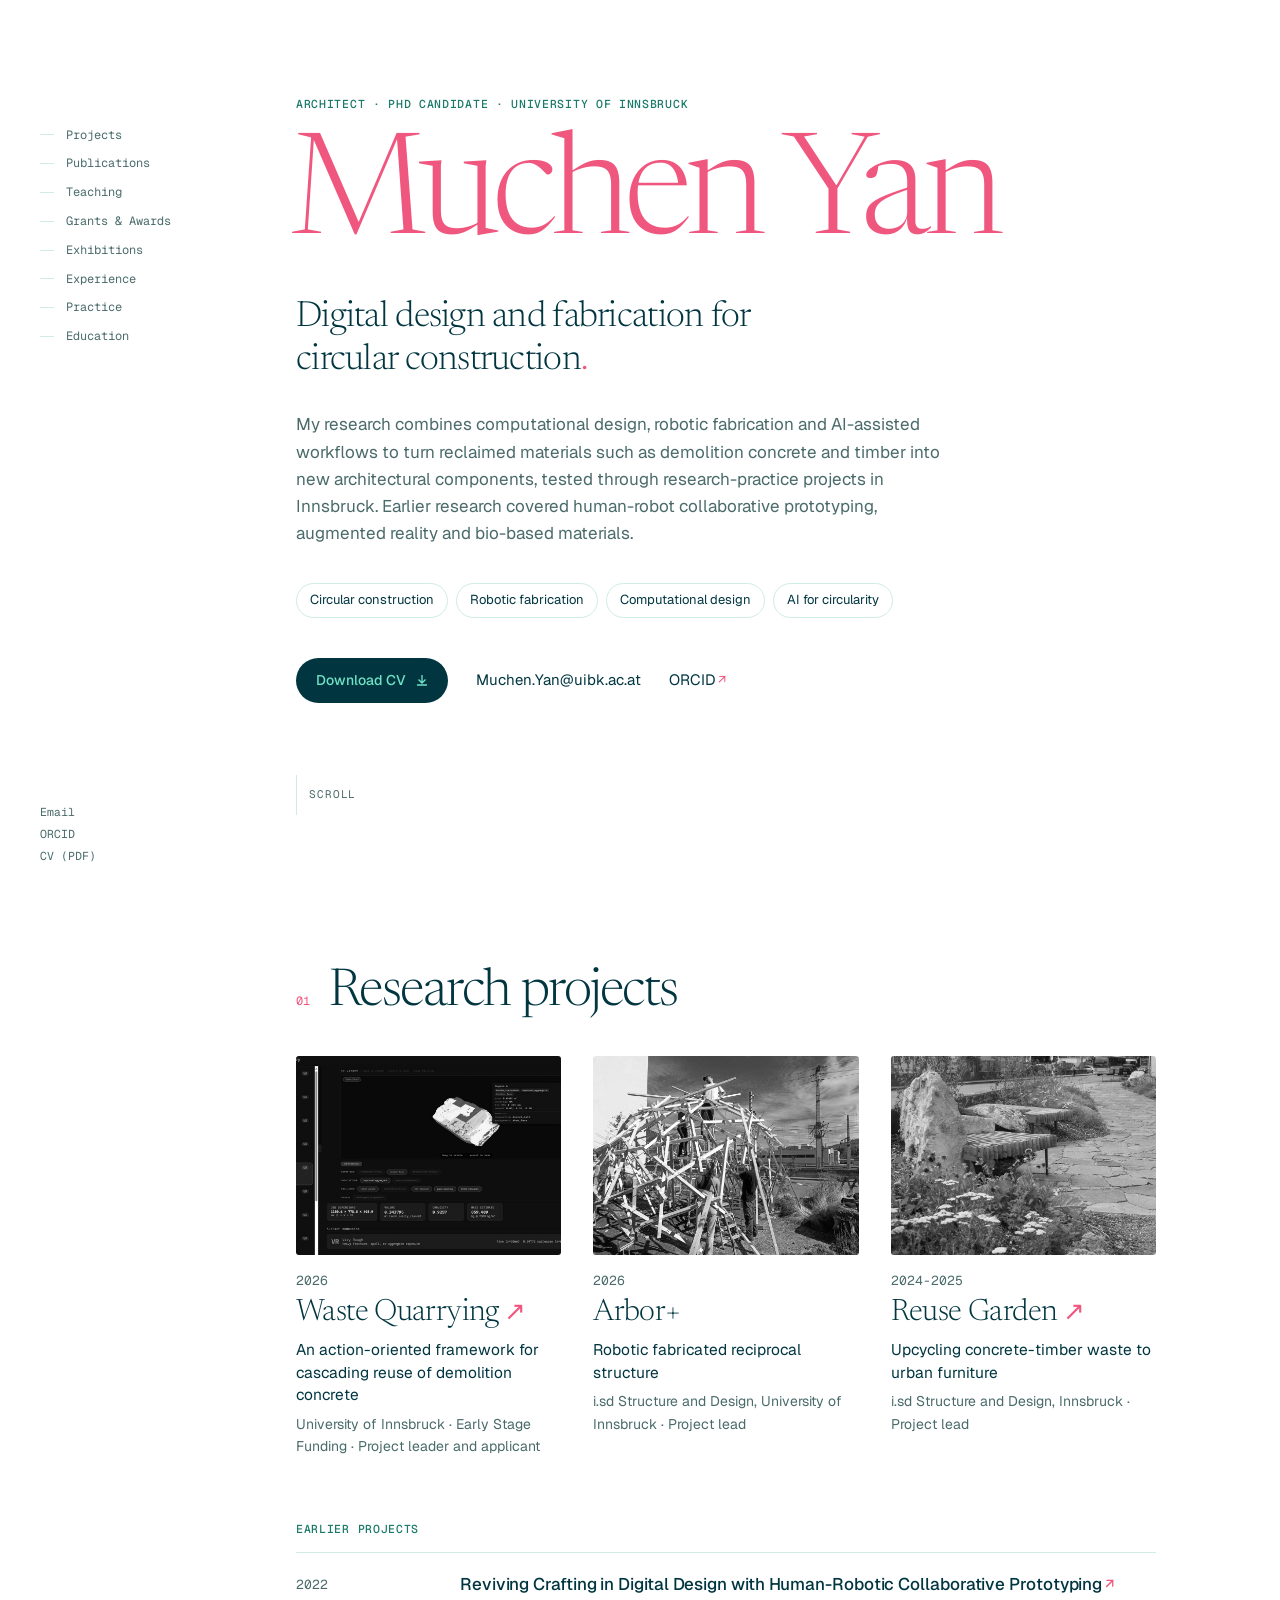
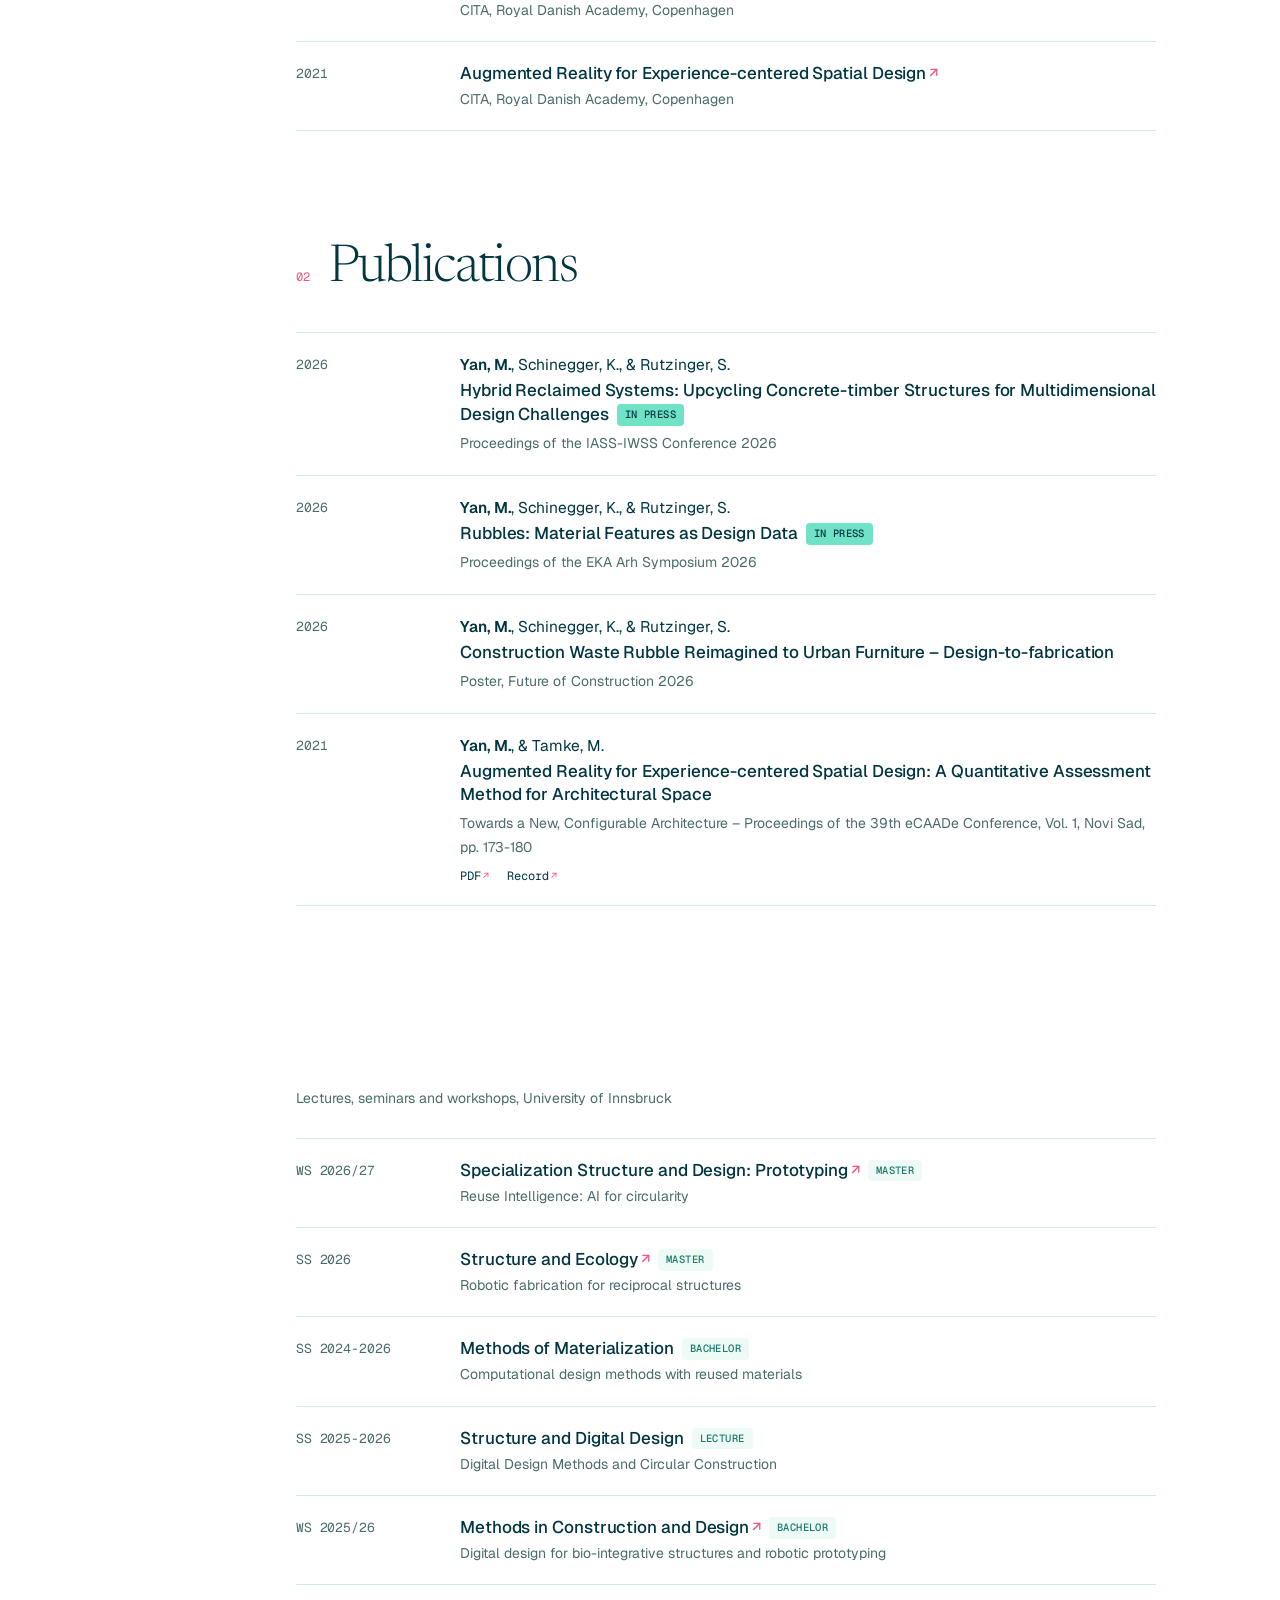
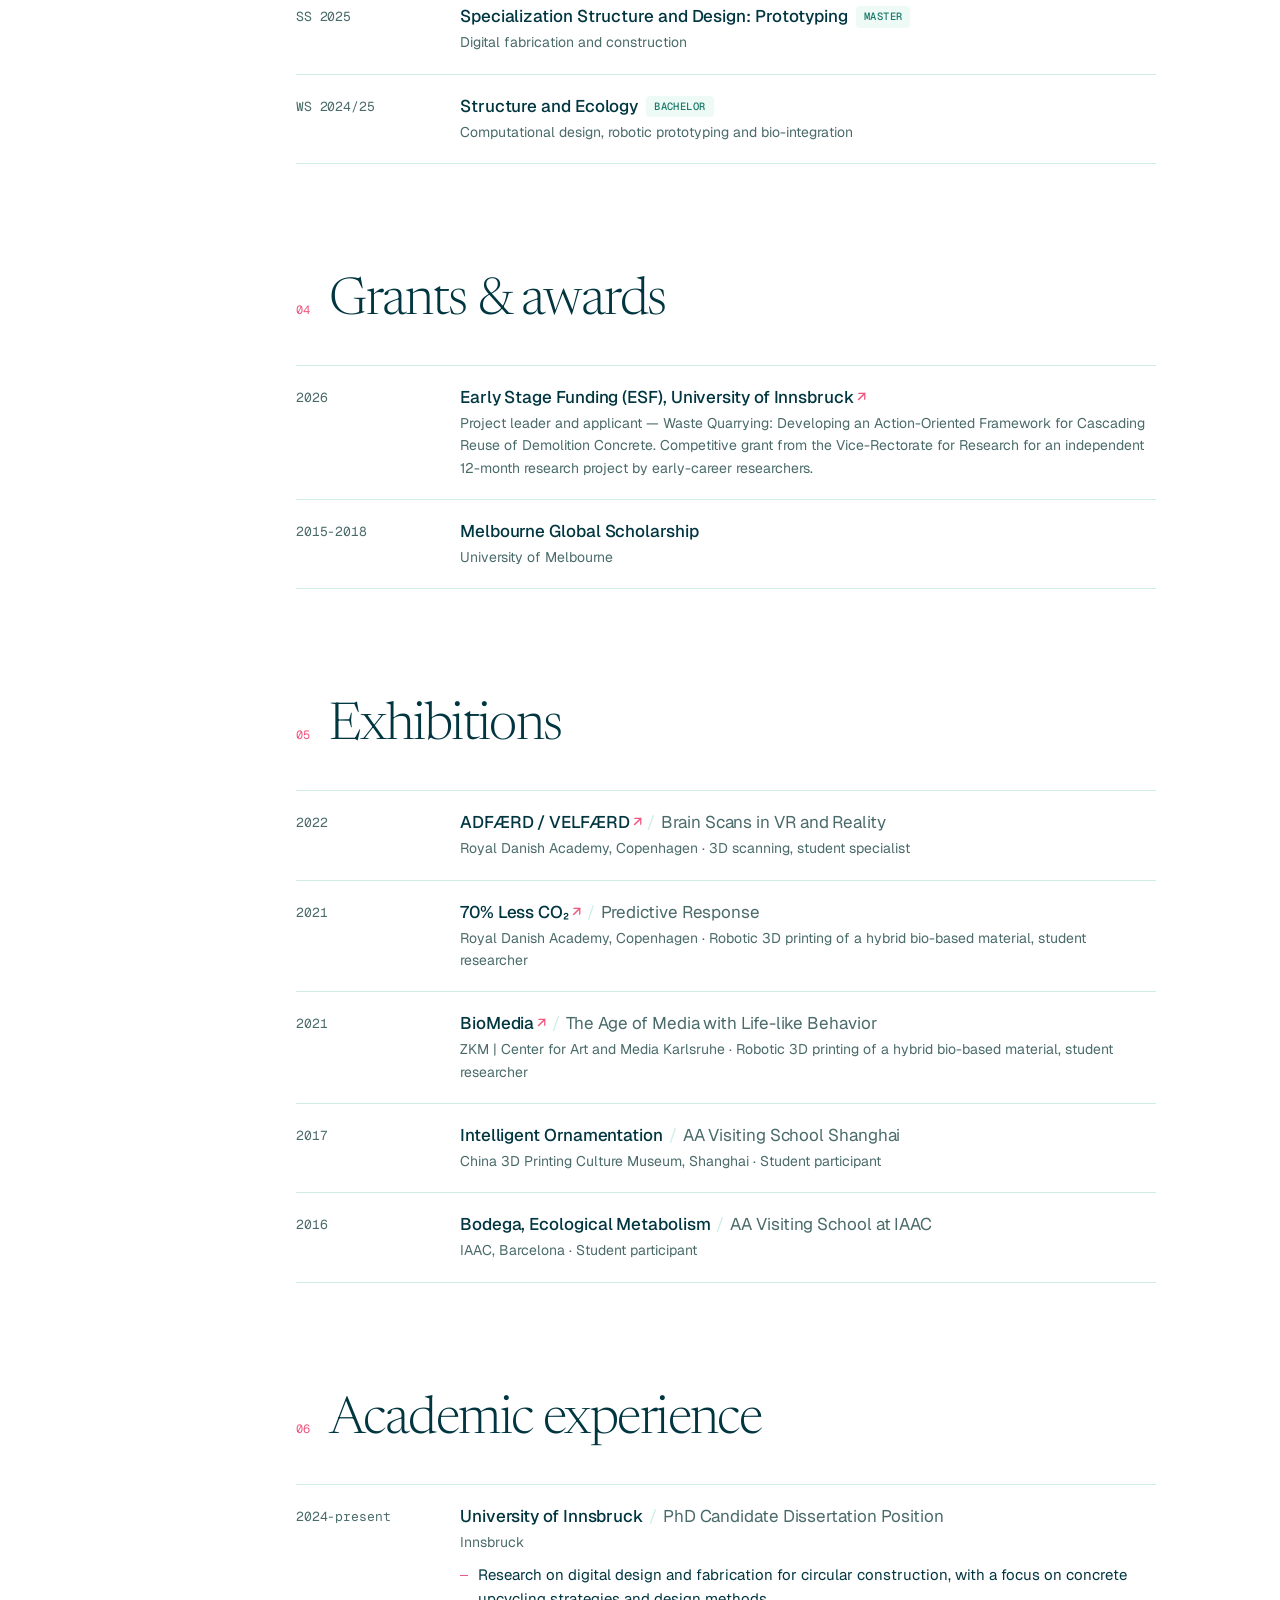
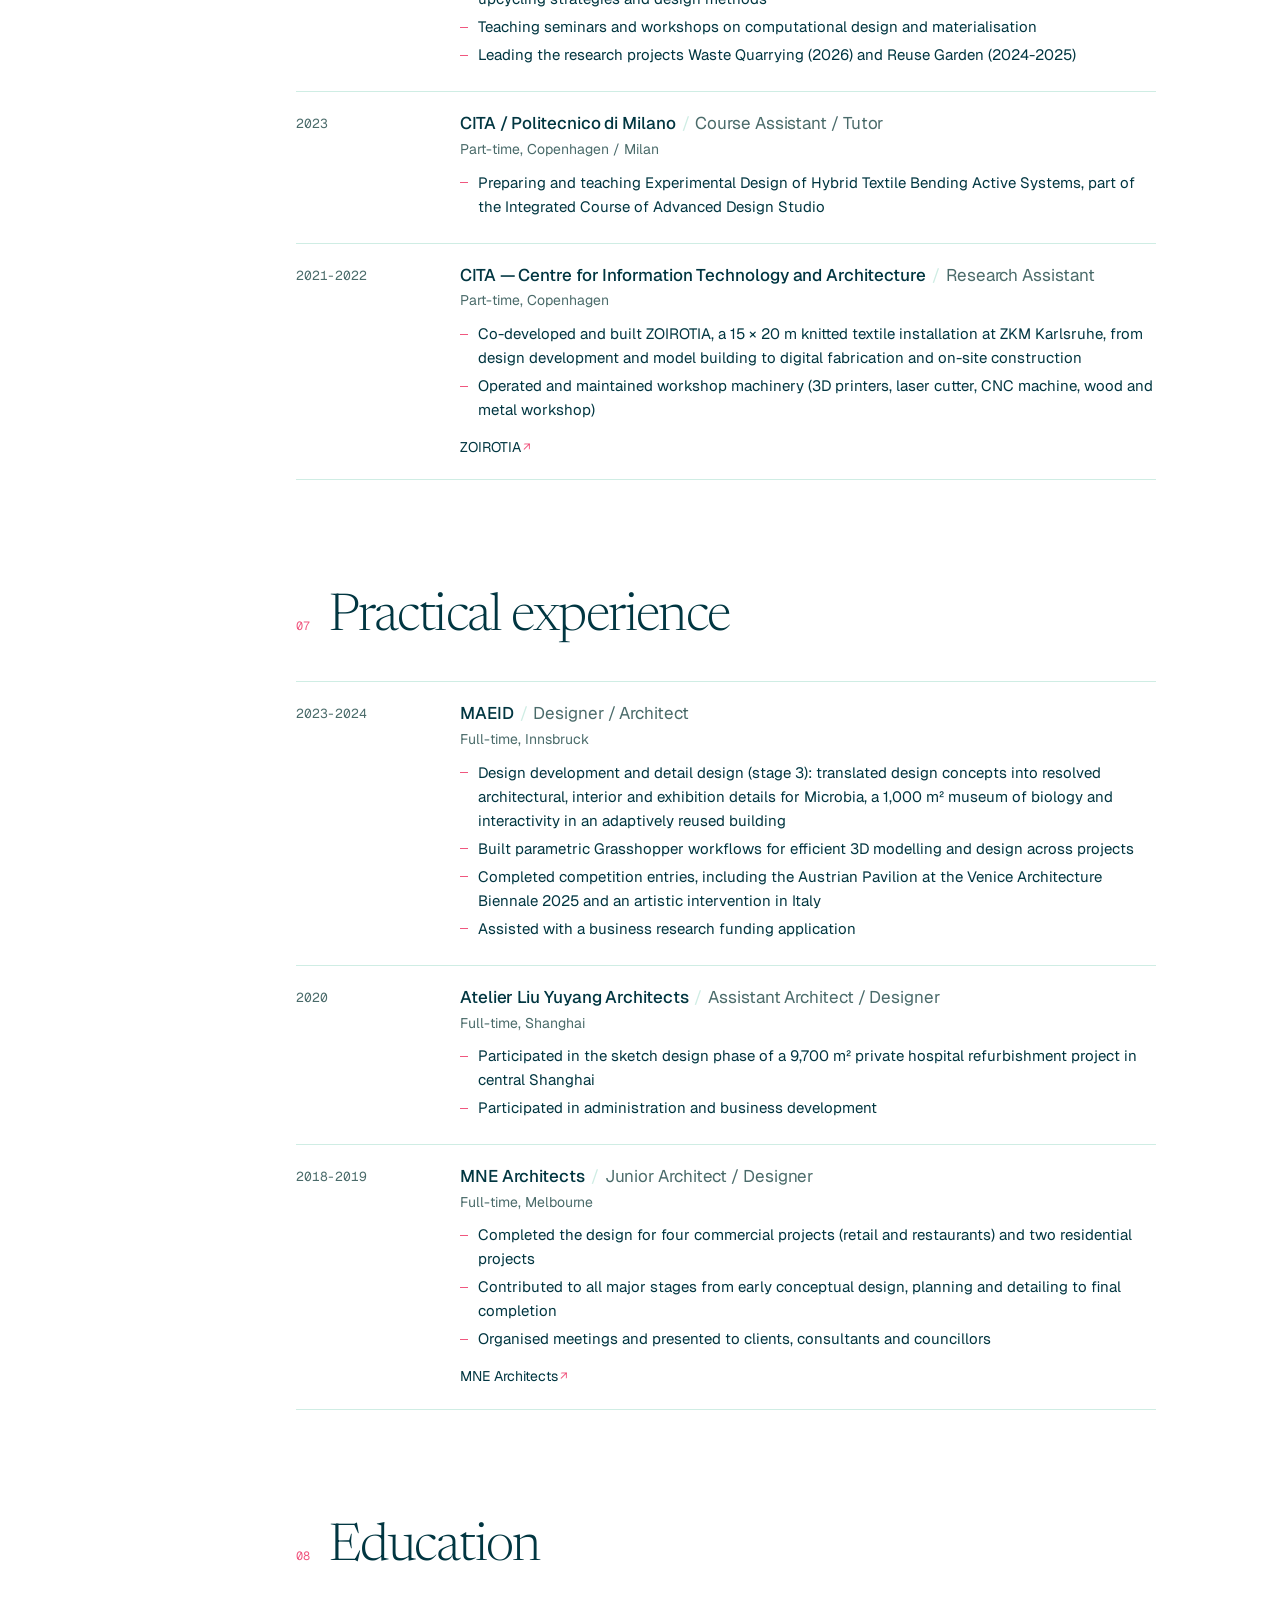
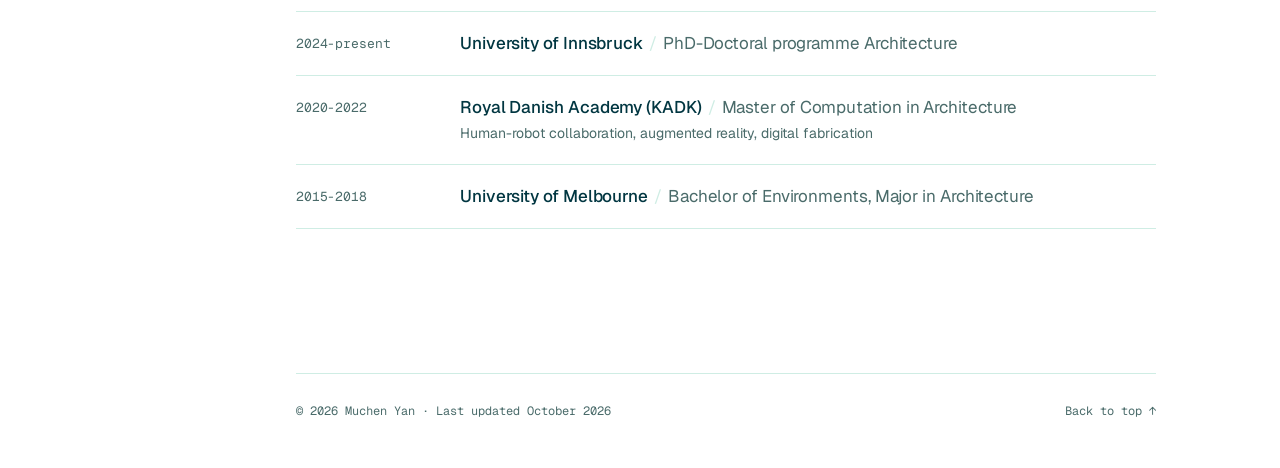
<file: index.html>
<!doctype html>
<html lang="en">
<head>
  <meta charset="utf-8">
  <meta name="viewport" content="width=device-width, initial-scale=1">
  <title>Muchen Yan — Architect &amp; Researcher</title>
  <meta name="description" content="Muchen Yan — architect and PhD candidate at the University of Innsbruck, researching digital design and fabrication for circular construction.">
  <meta property="og:title" content="Muchen Yan — Architect & Researcher">
  <meta property="og:description" content="Digital design and fabrication for circular construction.">
  <meta name="theme-color" content="#FFFFFF">
  <link rel="icon" href="data:image/svg+xml,%3Csvg xmlns='http://www.w3.org/2000/svg' viewBox='0 0 32 32'%3E%3Crect width='32' height='32' rx='6' fill='%23013641'/%3E%3Ctext x='15' y='22' font-family='Georgia' font-size='16' fill='%2370E2C6' text-anchor='middle'%3EMY%3C/text%3E%3Ccircle cx='26' cy='21' r='2' fill='%23F0577F'/%3E%3C/svg%3E">
  <link rel="preconnect" href="https://fonts.googleapis.com">
  <link rel="preconnect" href="https://fonts.gstatic.com" crossorigin>
  <link href="https://fonts.googleapis.com/css2?family=Geist:wght@300..700&family=Geist+Mono:wght@400..600&family=Newsreader:ital,opsz,wght@0,6..72,200..600;1,6..72,300..400&display=swap" rel="stylesheet">
  <link rel="stylesheet" href="style.css">
</head>
<body>
  <div class="progress" aria-hidden="true"><span></span></div>

  <aside class="rail" aria-label="Sections">
    <a class="rail__name" href="#top">Muchen Yan</a>
    <nav class="rail__nav" id="nav"></nav>
    <div class="rail__foot" id="railFoot"></div>
  </aside>

  <main id="top">
    <header class="hero" id="hero"></header>
    <div id="sections"></div>
    <footer class="footer" id="footer"></footer>
  </main>

  <noscript>
    <p style="padding:40px;font-family:sans-serif">This page needs JavaScript. <a href="assets/CV_MuchenYan.pdf">Download the CV as PDF</a>.</p>
  </noscript>

  <script>
    // Load content and scripts uncached so edits show up immediately (GitHub Pages caches files for 10 min)
    ["data.js", "main.js"].forEach(function (src) {
      var s = document.createElement("script");
      s.src = src + "?v=" + Date.now();
      s.async = false;
      document.body.appendChild(s);
    });
  </script>
</body>
</html>
</file>
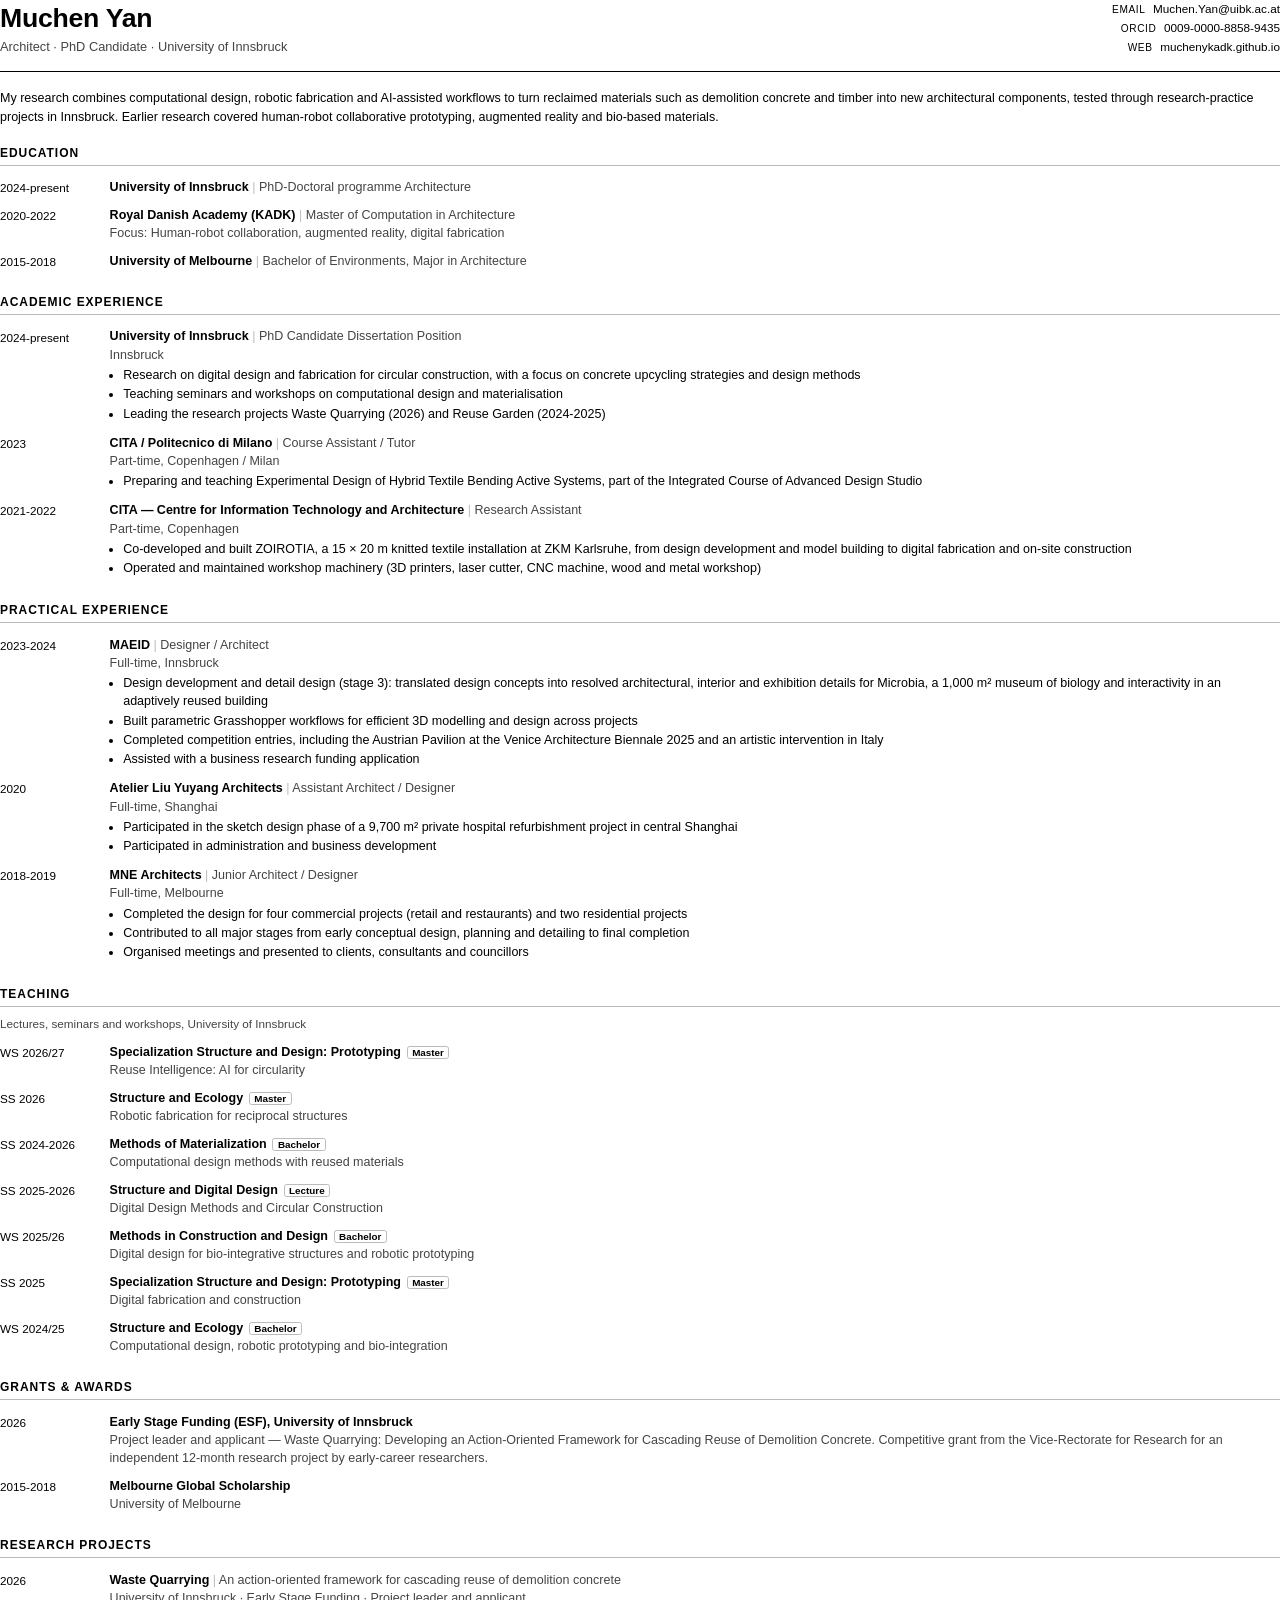
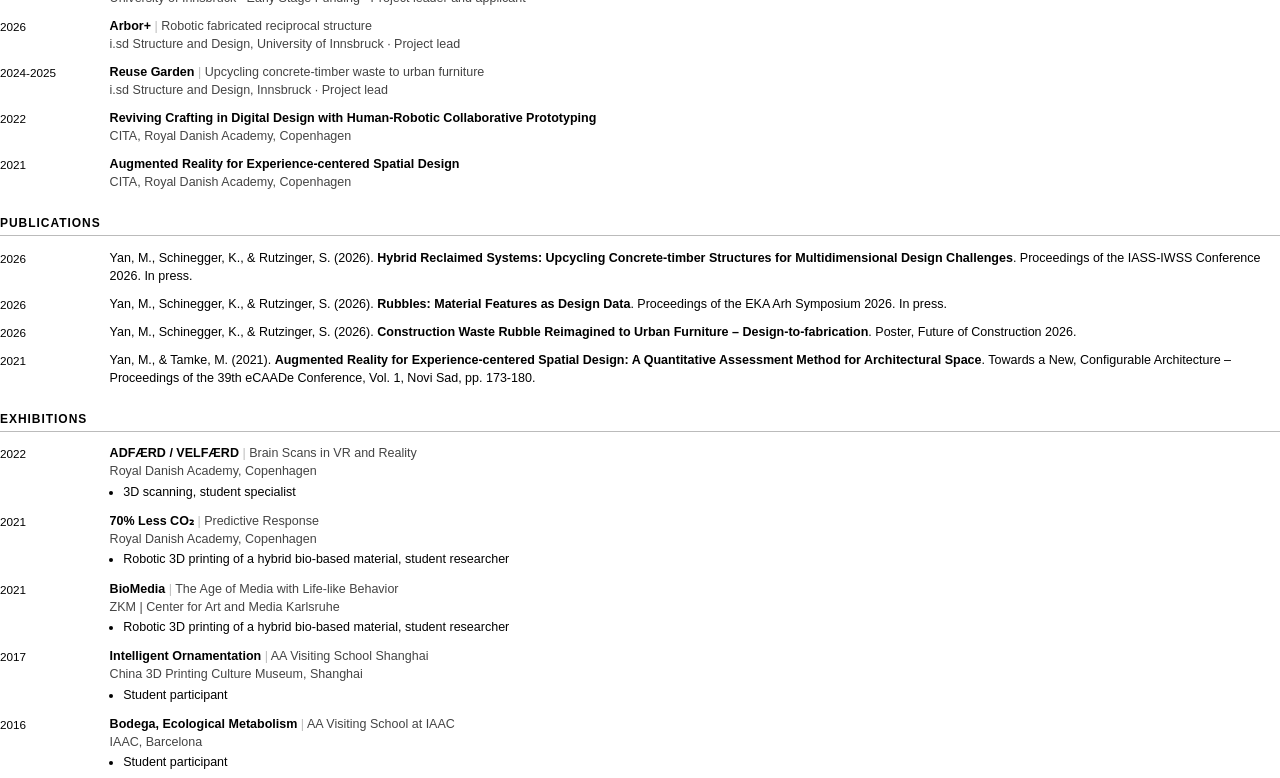
<file: cv-print.html>
<!doctype html>
<html lang="en">
<head>
  <meta charset="utf-8">
  <meta name="robots" content="noindex">
  <title>Muchen Yan — CV</title>
  <!-- Print layout of the CV. scripts/build-cv-pdf.mjs renders it to assets/CV_MuchenYan.pdf.
       Content comes from data.js, the same source as the website. -->
  <style>
    :root {
      --ink: #000;
      --muted: #444;
      --accent: #000;
      --pink: #000;
      --rule: #bbb;
      --f-display: Arial, Helvetica, sans-serif;
      --f-body: Arial, Helvetica, sans-serif;
    }
    @page { size: A4; margin: 16mm 17mm 18mm;
      @bottom-left { content: "Muchen Yan — CV"; font: 7pt Arial, sans-serif; color: #444; }
      @bottom-right { content: counter(page) " / " counter(pages); font: 7pt Arial, sans-serif; color: #444; }
    }
    * { box-sizing: border-box; }
    html, body { margin: 0; background: #fff; color: var(--ink); }
    body { font: 400 9.4pt/1.45 var(--f-body); -webkit-print-color-adjust: exact; print-color-adjust: exact; }
    a { color: inherit; text-decoration: none; }
    

    header { display: grid; grid-template-columns: 1fr auto; gap: 6mm; align-items: end;
             padding-bottom: 4mm; border-bottom: 1.2pt solid var(--ink); }
    h1 { font: 700 20pt/1 var(--f-display); margin: 0 0 1.5mm; letter-spacing: -0.01em; }
    h1 .dot { color: var(--pink); }
    .role { color: var(--muted); font-size: 9.6pt; }
    .contact { text-align: right; font-size: 8.8pt; line-height: 1.6; }
    .contact span { color: var(--accent); margin-right: 2mm; font-size: 7.6pt; letter-spacing: .06em; text-transform: uppercase; }

    .profile { margin: 4.5mm 0 1mm; }

    section { margin-top: 5.5mm; }
    h2 { font: 700 9pt/1 var(--f-body); letter-spacing: .08em; text-transform: uppercase; color: var(--accent);
         margin: 0 0 2mm; padding-bottom: 1.6mm; border-bottom: 0.6pt solid var(--rule); break-after: avoid; }
    .note { color: var(--muted); margin: 0 0 1.5mm; font-size: 8.8pt; }
    .row { display: grid; grid-template-columns: 26mm 1fr; gap: 3mm; padding: 1.3mm 0; break-inside: avoid; }
    .year { color: var(--accent); font-variant-numeric: tabular-nums; font-size: 8.8pt; padding-top: .3mm; }
    .t { font-weight: 600; }
    .t .sub { font-weight: 400; color: var(--muted); }
    .t .sub::before { content: " | "; color: var(--rule); }
    .tag { font-size: 7.4pt; color: var(--accent); border: 0.5pt solid var(--rule); border-radius: 2pt; padding: 0 1.2mm; margin-left: 1.5mm; white-space: nowrap; }
    .meta { color: var(--muted); }
    ul.points { margin: .6mm 0 0; padding-left: 3.6mm; }
    ul.points li { margin: .3mm 0; }
    ul.points li::marker { color: var(--pink); }
    .pub .t { font-weight: 400; }
    .pub em { font-style: normal; font-weight: 600; }
  </style>
</head>
<body>
  <div id="cv"></div>
  <script src="data.js"></script>
  <script>
  (function () {
    var cv = window.CV;
    function esc(s) {
      return String(s == null ? "" : s).replace(/[&<>"']/g, function (c) {
        return { "&": "&amp;", "<": "&lt;", ">": "&gt;", '"': "&quot;", "'": "&#39;" }[c];
      });
    }
    function a(url, html) { return url ? '<a class="ext" href="' + esc(url) + '">' + html + "</a>" : html; }
    function row(year, inner) { return '<div class="row"><div class="year">' + esc(year) + "</div><div>" + inner + "</div></div>"; }
    function t(main, sub) { return '<div class="t">' + main + (sub ? '<span class="sub">' + esc(sub) + "</span>" : "") + "</div>"; }
    function meta(s) { return s ? '<div class="meta">' + s + "</div>" : ""; }
    function points(list) { return list && list.length ? '<ul class="points">' + list.map(function (p) { return "<li>" + esc(p) + "</li>"; }).join("") + "</ul>" : ""; }
    function section(title, body, note) { return "<section><h2>" + title + "</h2>" + (note ? '<p class="note">' + esc(note) + "</p>" : "") + body + "</section>"; }
    function experience(list) {
      return list.map(function (x) { return row(x.year, t(a(x.link, esc(x.org)), x.position) + meta(esc(x.place)) + points(x.points)); }).join("");
    }

    var contact = cv.contact.map(function (c) { return "<div><span>" + esc(c.label) + "</span>" + a(c.link, esc(c.value)) + "</div>"; }).join("");
    contact += '<div><span>Web</span><a class="ext" href="https://muchenykadk.github.io">muchenykadk.github.io</a></div>';

    var html =
      "<header><div><h1>" + esc(cv.name) + '</h1><div class="role">' + esc(cv.role) + "</div></div>" +
      '<div class="contact">' + contact + "</div></header>" +
      '<p class="profile">' + esc(cv.profile) + "</p>";

    html += section("Education", cv.education.map(function (e) {
      return row(e.year, t(esc(e.org), e.degree) + meta(e.note ? "Focus: " + esc(e.note) : ""));
    }).join(""));

    html += section("Academic experience", experience(cv.experience));
    if (cv.practice && cv.practice.length) html += section("Practical experience", experience(cv.practice));

    html += section("Teaching", cv.teaching.items.map(function (x) {
      return row(x.term, '<div class="t">' + a(x.link, esc(x.course)) + (x.level ? '<span class="tag">' + esc(x.level) + "</span>" : "") + "</div>" + meta(esc(x.topic)));
    }).join(""), cv.teaching.note);

    html += section("Grants &amp; awards", cv.grants.map(function (g) {
      return row(g.year, t(a(g.link, esc(g.title))) + meta(esc(g.detail)));
    }).join(""));

    html += section("Research projects", cv.projects.concat(cv.earlierProjects).map(function (p) {
      return row(p.year, t(a(p.link, esc(p.title)), p.subtitle) + meta(esc(p.where) + (p.role ? " · " + esc(p.role) : "")));
    }).join(""));

    html += section("Publications", cv.publications.map(function (p) {
      var l = (p.links || [])[0];
      return '<div class="pub">' + row(p.year, '<div class="t">' + esc(p.authors) + " (" + esc(p.year) + "). " +
        a(l && l.url, "<em>" + esc(p.title) + "</em>") + ". " + esc(p.venue) + (p.status ? ". " + esc(p.status) : "") + ".</div>") + "</div>";
    }).join(""));

    html += section("Exhibitions", cv.exhibitions.map(function (e) {
      return row(e.year, t(a(e.link, esc(e.title)), e.subtitle) + meta(esc(e.where)) + points(e.role ? [e.role] : []));
    }).join(""));

    document.getElementById("cv").innerHTML = html;
  })();
  </script>
</body>
</html>
</file>
<file: style.css>
/* ---------- Tokens (same palette as the slide style) ---------- */
:root {
  --paper: #FFFFFF;
  --ink: #013641;      /* deep petrol green: text, headings */
  --muted: #4A6B6A;    /* secondary text */
  --accent: #1A7A69;   /* readable green: labels, years */
  --mint: #70E2C6;     /* signature mint */
  --pink: #F0577F;     /* bright pink: lines, marks, hover states (not body text) */
  --green: #1A7A69;
  --rule: #CFEDE4;     /* dividers */
  --sand: #EEFAF6;     /* mint wash surfaces */

  /* Project images: black-and-white at rest, full colour on hover. */
  --img-tone: grayscale(1) contrast(1.02);
  --img-tone-hover: grayscale(0) contrast(1);

  --rail: 232px;
  --gutter: clamp(20px, 5vw, 72px);
  --measure: 860px;
  --ease: cubic-bezier(.22, .61, .36, 1);

  --f-display: "Newsreader", "Iowan Old Style", Georgia, serif;
  --f-body: "Geist", system-ui, -apple-system, "Segoe UI", sans-serif;
  --f-mono: "Geist Mono", ui-monospace, "SF Mono", Menlo, Consolas, monospace;
}

*, *::before, *::after { box-sizing: border-box; }
html { scroll-behavior: smooth; -webkit-text-size-adjust: 100%; }
body {
  margin: 0;
  background: var(--paper);
  color: var(--ink);
  font: 400 16px/1.6 var(--f-body);
  -webkit-font-smoothing: antialiased;
  text-rendering: optimizeLegibility;
}
::selection { background: var(--mint); color: var(--ink); }
a { color: inherit; text-decoration: none; }
:focus-visible { outline: 2px solid var(--pink); outline-offset: 3px; border-radius: 2px; }

/* ---------- Scroll progress ---------- */
.progress { position: fixed; inset: 0 0 auto 0; height: 2px; z-index: 50; pointer-events: none; }
.progress span { display: block; height: 100%; background: var(--pink); transform-origin: 0 50%; transform: scaleX(0); }

/* ---------- Side rail ---------- */
.rail {
  position: fixed; top: 0; left: 0; bottom: 0; width: var(--rail);
  padding: 44px 0 36px 40px;
  display: flex; flex-direction: column; z-index: 20;
}
.rail__name {
  font: 400 18px/1.2 var(--f-display); letter-spacing: -.01em;
  opacity: 0; transform: translateY(-4px);
  transition: opacity .4s var(--ease), transform .4s var(--ease);
}
body.past-hero .rail__name { opacity: 1; transform: none; }
.rail__nav { margin-top: 56px; display: flex; flex-direction: column; gap: 2px; }
.rail__nav a {
  position: relative; display: flex; align-items: center; gap: 12px;
  font: 400 12px/1.4 var(--f-mono); letter-spacing: 0; color: var(--muted);
  padding: 5px 0; transition: color .25s var(--ease);
}
.rail__nav a::before {
  content: ""; width: 14px; height: 1px; background: var(--rule);
  transition: width .35s var(--ease), background .35s var(--ease);
}
.rail__nav a:hover { color: var(--ink); }
.rail__nav a:hover::before { width: 22px; background: var(--muted); }
.rail__nav a.is-active { color: var(--ink); }
.rail__nav a.is-active::before { width: 30px; background: var(--pink); }
.rail__foot { margin-top: auto; display: flex; flex-direction: column; gap: 6px; font: 400 11.5px/1.4 var(--f-mono); color: var(--muted); }
.rail__foot a:hover { color: var(--pink); }

/* ---------- Main column ---------- */
main { margin-left: var(--rail); padding: 0 var(--gutter); }
main > * { max-width: var(--measure); }

/* ---------- Pink details ---------- */
.dot-pink { color: var(--pink); }
.focus li:hover { border-color: var(--pink); }
a.ul:hover, a:hover > .ul { color: var(--ink); background-image: linear-gradient(var(--pink), var(--pink)); }
.project:hover .project__title, .pcard:hover h3.feature a { color: var(--ink); }

/* ---------- Hero ---------- */
.hero { min-height: 92vh; display: flex; flex-direction: column; justify-content: center; padding: 96px 0 64px; }
.kicker {
  font: 500 11.5px/1.4 var(--f-mono); letter-spacing: .06em; text-transform: uppercase; color: var(--accent);
}
.hero h1 {
  font: 300 clamp(60px, 11vw, 140px)/.95 var(--f-display); font-variation-settings: "opsz" 72;
  letter-spacing: -.045em; margin: 22px 0 30px; margin-left: -.04em;
  color: var(--pink);
}
.hero .statement {
  font: 300 clamp(26px, 3vw, 36px)/1.2 var(--f-display); letter-spacing: -.02em;
  max-width: 24ch; margin: 0 0 28px;
}
.hero .profile { color: var(--muted); max-width: 60ch; margin: 0 0 36px; font-size: 17px; }
.focus { display: flex; flex-wrap: wrap; gap: 8px; margin: 0 0 40px; padding: 0; list-style: none; }
.focus li {
  transition: border-color .3s var(--ease), background .3s var(--ease);
  font-size: 13px; padding: 6px 13px; border: 1px solid var(--rule); border-radius: 999px; color: var(--ink);
  background: var(--paper);
}
.hero__links { display: flex; flex-wrap: wrap; gap: 14px 28px; align-items: center; font-size: 15px; }
.btn {
  display: inline-flex; align-items: center; gap: 10px; padding: 11px 20px;
  background: var(--ink); color: var(--mint); border-radius: 999px; font-weight: 500; font-size: 14px;
  transition: background .3s var(--ease), transform .3s var(--ease);
}
.btn:hover { background: var(--pink); color: var(--ink); }
.btn svg { transition: transform .3s var(--ease); }
.btn:hover svg { transform: translateY(2px); }
.scroll-cue {
  margin-top: 72px; display: inline-flex; align-items: center; gap: 12px; font: 400 11px/1 var(--f-mono);
  letter-spacing: .08em; text-transform: uppercase; color: var(--muted);
}
.scroll-cue i { display: block; width: 1px; height: 40px; background: var(--rule); position: relative; overflow: hidden; }
.scroll-cue i::after {
  content: ""; position: absolute; left: 0; top: -40%; width: 1px; height: 40%; background: var(--pink);
  animation: cue 2.2s var(--ease) infinite;
}
@keyframes cue { to { top: 100%; } }

/* ---------- Links with drawn underline ---------- */
.ul {
  background-image: linear-gradient(currentColor, currentColor);
  background-size: 0% 1px; background-repeat: no-repeat; background-position: 0 100%;
  transition: background-size .45s var(--ease), color .25s var(--ease);
  padding-bottom: 1px;
}
a.ul:hover, a:hover > .ul { background-size: 100% 1px; }
.ul--rest { background-size: 100% 1px; background-image: linear-gradient(var(--rule), var(--rule)); }
.ul--rest:hover { background-image: linear-gradient(var(--pink), var(--pink)); }
.arrow { display: inline-block; font-size: .85em; margin-left: .2em; color: var(--pink); transition: transform .3s var(--ease); }
a:hover .arrow { transform: translate(2px, -2px); }

/* ---------- Sections ---------- */
.section { padding: 88px 0 24px; scroll-margin-top: 24px; }
.section__head { display: flex; align-items: baseline; gap: 18px; margin-bottom: 36px; }
.section__num { font: 400 12px/1 var(--f-mono); color: var(--pink); font-variant-numeric: tabular-nums; letter-spacing: .04em; }
.section__title { font: 300 clamp(36px, 4.2vw, 52px)/1.02 var(--f-display); letter-spacing: -.03em; margin: 0; }
.section__note { color: var(--muted); font-size: 14px; margin: -20px 0 28px; }

/* ---------- Rows (year | content) ---------- */
.rows { list-style: none; margin: 0; padding: 0; border-top: 1px solid var(--rule); }
.row {
  position: relative; display: grid; grid-template-columns: 140px 1fr; gap: 24px;
  padding: 20px 0; border-bottom: 1px solid var(--rule);
}
.row::before {
  content: ""; position: absolute; left: 0; top: -1px; height: 1px; width: 100%;
  background: var(--pink); transform: scaleX(0); transform-origin: 0 50%;
  transition: transform .6s var(--ease);
}
.row:hover::before { transform: scaleX(1); }
.year { font: 400 13px/1.5 var(--f-mono); letter-spacing: -.01em; color: var(--muted); font-variant-numeric: tabular-nums; padding-top: 2px; transition: color .3s var(--ease); }
.row:hover .year { color: var(--pink); }
.row h3 { font: 500 17px/1.35 var(--f-body); margin: 0; letter-spacing: -.005em; }
.row h3 .sep { color: var(--rule); margin: 0 .35em; font-weight: 400; }
.row h3 .light { font-weight: 400; color: var(--muted); }
.meta { font-size: 14px; color: var(--muted); margin: 3px 0 0; }
.row ul.points { margin: 10px 0 0; padding: 0; list-style: none; }
.row ul.points li { position: relative; padding-left: 18px; font-size: 15px; margin: 4px 0; color: var(--ink); }
.row ul.points li::before { content: ""; position: absolute; left: 0; top: .78em; width: 8px; height: 1px; background: var(--pink); }
.row .more { margin-top: 10px; font-size: 14px; display: inline-flex; }
.tag {
  display: inline-block; font: 500 10.5px/1.5 var(--f-mono); letter-spacing: .04em; text-transform: uppercase;
  padding: 3px 8px; border-radius: 4px; vertical-align: 2px; margin-left: 8px;
  color: var(--ink); background: var(--mint);
}
.tag--level { color: var(--accent); background: var(--sand); }

/* Publications */
.cite { font-size: 15.5px; line-height: 1.55; margin: 0; }
.cite .me { font-weight: 600; }
.cite .t { display: block; font: 500 17px/1.4 var(--f-body); margin: 2px 0 4px; letter-spacing: -.005em; }
.cite .v { color: var(--muted); font-size: 14px; }
.pub-links { display: flex; gap: 18px; margin-top: 8px; font: 400 12px/1.5 var(--f-mono); }

/* ---------- Featured projects ---------- */
.projects { display: grid; grid-template-columns: repeat(3, 1fr); gap: 48px 32px; }
.project { display: block; }
.project__media {
  position: relative; aspect-ratio: 4 / 3; overflow: hidden; border-radius: 3px; background: var(--sand);
}
.project__media img {
  position: absolute; inset: 0; width: 100%; height: 100%; object-fit: cover; display: block;
  opacity: 0; transform: scale(1.02); filter: var(--img-tone);
  transition: opacity .7s var(--ease), transform 1.4s var(--ease), filter .8s var(--ease);
}
.project:hover .project__media img { filter: var(--img-tone-hover); }

.project__media img.is-on { opacity: 1; }
.project:hover .project__media img { transform: scale(1.05); }
.dots { position: absolute; left: 12px; bottom: 12px; display: flex; gap: 5px; z-index: 2;
  opacity: 0; transition: opacity .4s var(--ease); }
.project:hover .dots, .project:focus-within .dots { opacity: 1; }
.dots i { width: 14px; height: 2px; background: rgba(255,255,255,.5); border-radius: 1px; transition: background .3s var(--ease), width .3s var(--ease); }
.dots i.is-on { background: #fff; width: 22px; }
@media (hover: none) { .dots { opacity: 1; } }
.placeholder {
  position: absolute; inset: 0; display: flex; align-items: flex-end; padding: 16px;
  background:
    repeating-linear-gradient(135deg, transparent 0 11px, rgba(26,122,105,.12) 11px 12px),
    var(--sand);
}
.project__body { margin-top: 16px; }
.project__title { font: 300 clamp(26px, 2.4vw, 32px)/1.08 var(--f-display); letter-spacing: -.02em; margin: 6px 0 0; }
.project__year { font: 400 13px/1.5 var(--f-mono); color: var(--muted); font-variant-numeric: tabular-nums; transition: color .3s var(--ease); }
.project:hover .project__year { color: var(--pink); }
.project__sub { margin: 10px 0 0; font-size: 15.5px; line-height: 1.45; }
.project__where { margin: 6px 0 0; font-size: 14px; color: var(--muted); }
.pcards { list-style: none; margin: 0; padding: 0; display: grid; grid-template-columns: repeat(3, 1fr); gap: 32px; }
.pcard { position: relative; padding-top: 18px; border-top: 1px solid var(--rule); }
.pcard::before {
  content: ""; position: absolute; left: 0; top: -1px; height: 1px; width: 100%;
  background: var(--pink); transform: scaleX(0); transform-origin: 0 50%; transition: transform .6s var(--ease);
}
.pcard:hover::before { transform: scaleX(1); }
.pcard:hover .year { color: var(--pink); }
h3.feature { font: 300 clamp(26px, 2.4vw, 32px)/1.08 var(--f-display); letter-spacing: -.02em; margin: 14px 0 0; }
.feature__sub { margin: 10px 0 6px; font-size: 15.5px; line-height: 1.45; }
@media (max-width: 760px) { .pcards { grid-template-columns: 1fr; gap: 28px; } }
.subhead {
  margin: 64px 0 14px; font: 500 11.5px/1.4 var(--f-mono); letter-spacing: .06em; text-transform: uppercase; color: var(--accent);
}

/* ---------- Footer ---------- */
.footer {
  margin-top: 120px; padding: 28px 0 48px; border-top: 1px solid var(--rule);
  display: flex; justify-content: space-between; flex-wrap: wrap; gap: 12px; font: 400 12px/1.5 var(--f-mono); color: var(--muted);
}
.footer a:hover { color: var(--pink); }

/* ---------- Reveal on scroll ---------- */
.js .reveal { opacity: 0; transform: translateY(14px); transition: opacity .9s var(--ease), transform .9s var(--ease); transition-delay: var(--d, 0ms); }
.js .reveal.is-in { opacity: 1; transform: none; }
.js .hero .reveal { transition-duration: 1.1s; }

@media (prefers-reduced-motion: reduce) {
  html { scroll-behavior: auto; }
  .js .reveal { opacity: 1; transform: none; transition: none; }
  .scroll-cue i::after { animation: none; }
  *, *::before, *::after { transition-duration: 0s !important; }
}

/* ---------- Responsive ---------- */
@media (max-width: 1000px) {
  :root { --rail: 0px; }
  .rail {
    width: 100%; bottom: auto; height: 52px; padding: 0 var(--gutter);
    flex-direction: row; align-items: center; gap: 20px;
    background: rgba(255,255,255,.92); backdrop-filter: saturate(1.4) blur(10px); -webkit-backdrop-filter: saturate(1.4) blur(10px);
    border-bottom: 1px solid transparent; transition: border-color .3s var(--ease);
  }
  body.past-hero .rail { border-bottom-color: var(--rule); }
  .rail__name { opacity: 1; transform: none; white-space: nowrap; }
  .rail__nav {
    margin: 0; flex-direction: row; gap: 18px; overflow-x: auto; scrollbar-width: none;
    mask-image: linear-gradient(90deg, #000 85%, transparent);
    -webkit-mask-image: linear-gradient(90deg, #000 85%, transparent);
  }
  .rail__nav::-webkit-scrollbar { display: none; }
  .rail__nav a { white-space: nowrap; }
  .rail__nav a::before { display: none; }
  .rail__nav a.is-active { color: var(--ink); box-shadow: inset 0 -1px 0 var(--pink); }
  .rail__foot { display: none; }
  .section { scroll-margin-top: 60px; }
  .hero { min-height: auto; padding: 120px 0 40px; }
}
@media (max-width: 640px) {
  body { font-size: 15px; }
  .row { grid-template-columns: 1fr; gap: 4px; }
  .projects { grid-template-columns: 1fr; gap: 40px; }
  .section { padding-top: 64px; }
  .scroll-cue { display: none; }
}

/* ---------- Print = clean CV ---------- */
@media print {
  .rail, .progress, .scroll-cue, .btn, .project__media { display: none !important; }
  main { margin: 0; padding: 0; }
  main > * { max-width: none; }
  .hero { min-height: 0; padding: 0 0 12px; }
  .hero h1 { font-size: 40px; margin: 6px 0 8px; }
  .section { padding: 18px 0 0; break-inside: auto; }
  .section__head { margin-bottom: 10px; }
  .row { padding: 8px 0; break-inside: avoid; }
  .js .reveal { opacity: 1 !important; transform: none !important; }
  .projects { grid-template-columns: 1fr; gap: 10px; }
  a[href^="http"]::after { content: " (" attr(href) ")"; font-size: 10px; color: var(--muted); word-break: break-all; }
  .footer { margin-top: 24px; }
}
</file>
